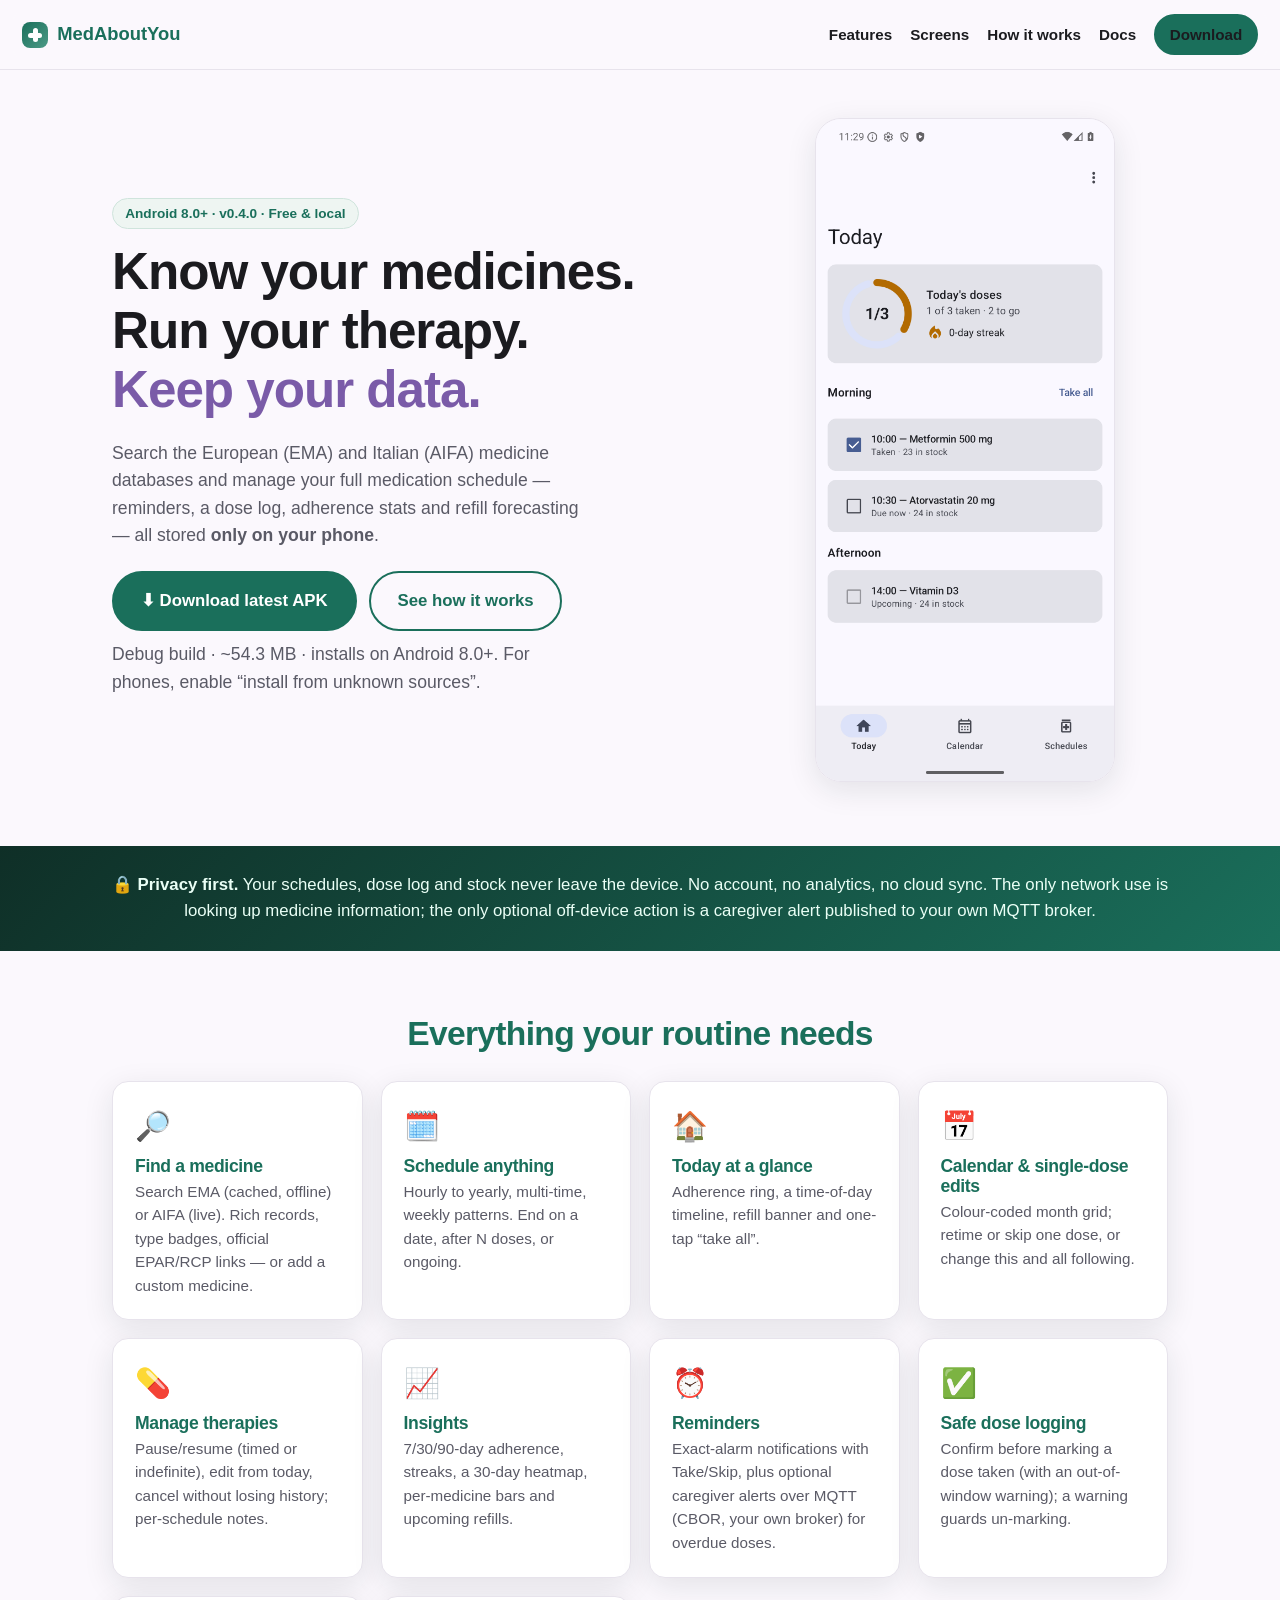
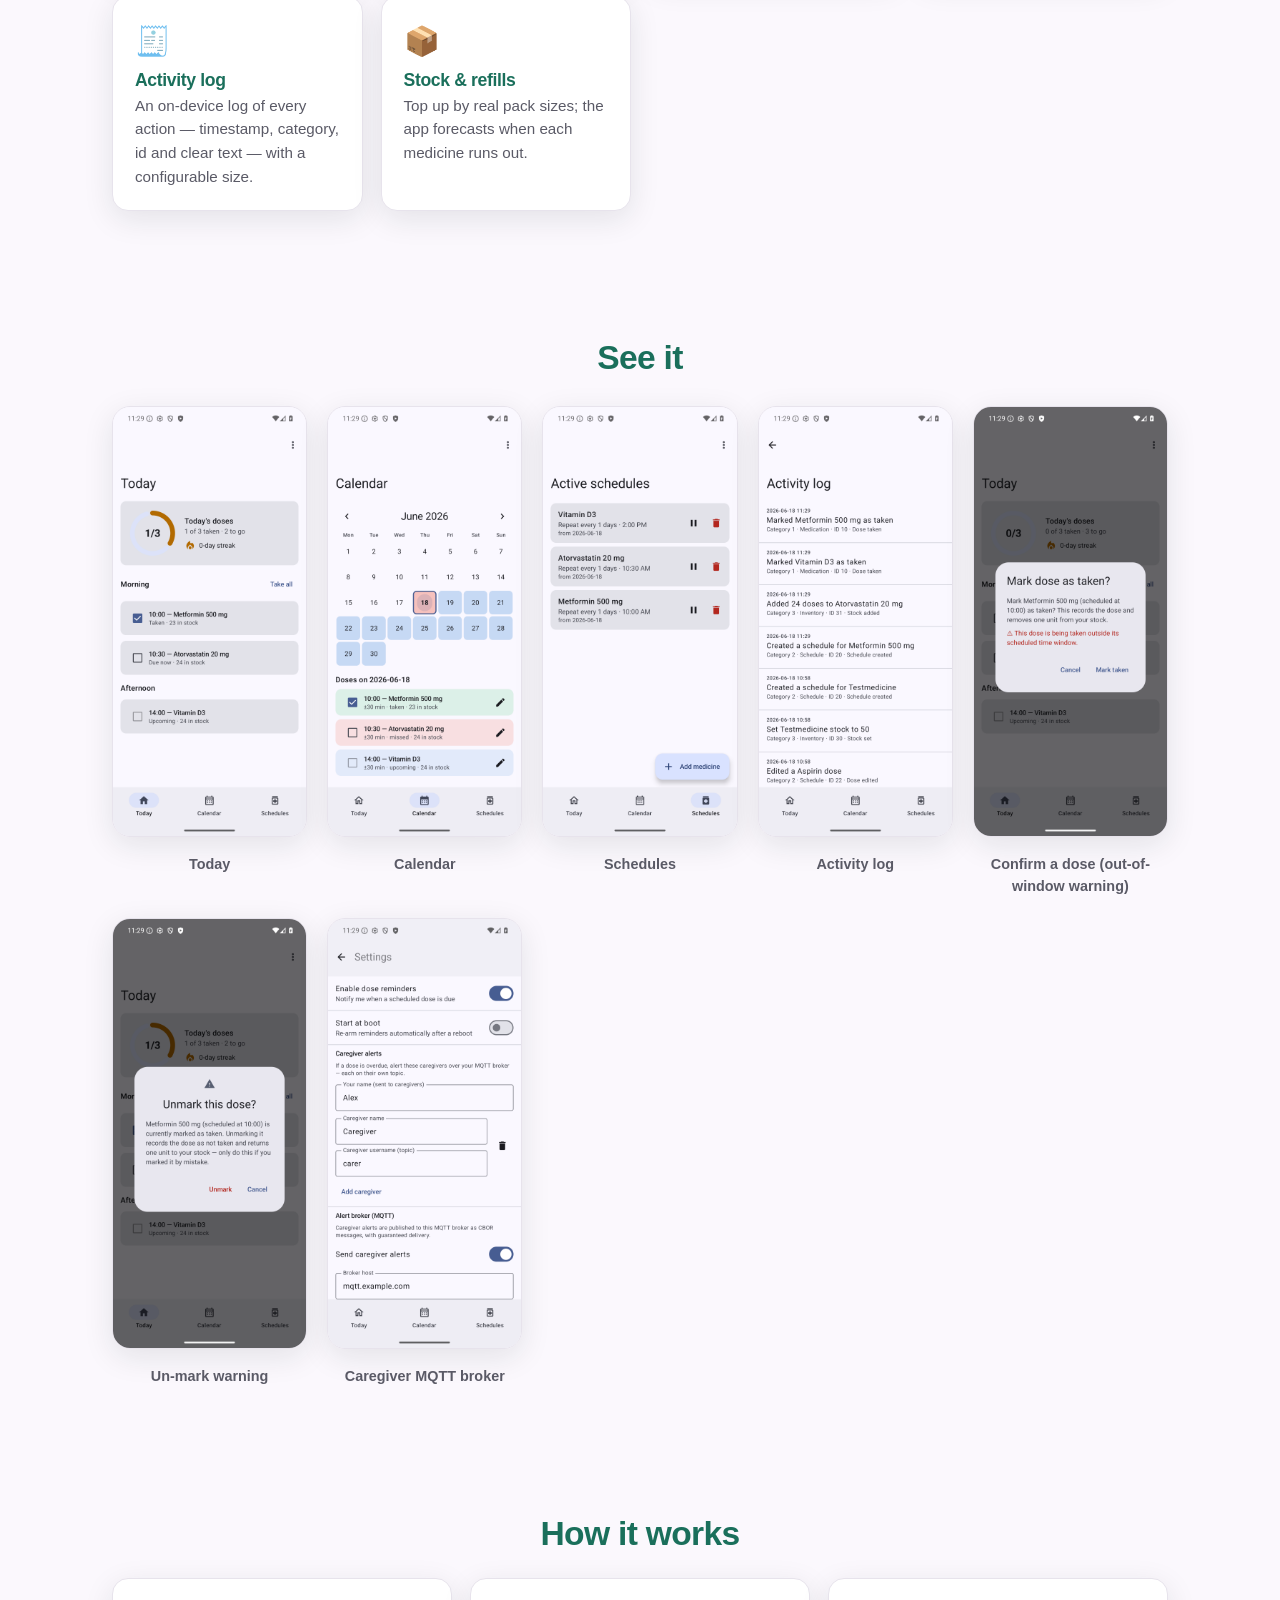
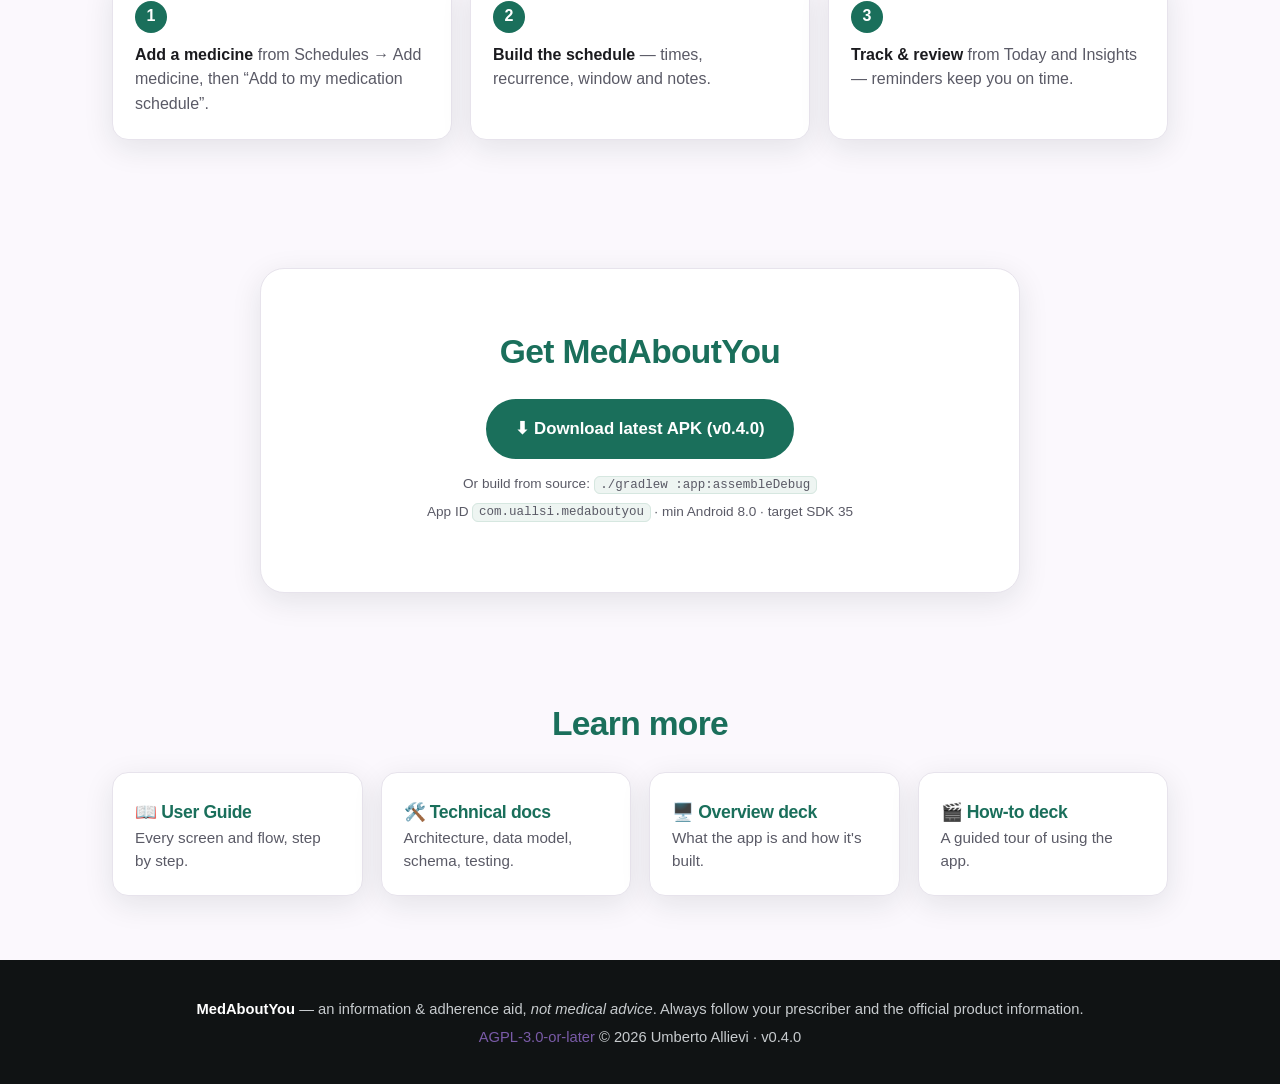
<file: website/index.html>
<!doctype html>
<html lang="en">
<head>
<meta charset="utf-8">
<meta name="viewport" content="width=device-width, initial-scale=1.0">
<title>MedAboutYou — private medication manager for Android</title>
<meta name="description" content="Search EMA & AIFA medicine databases and run your whole medication schedule — privately, on your device. Download the latest Android APK.">
<link rel="stylesheet" href="style.css">
<link rel="icon" href="data:image/svg+xml,%3Csvg xmlns='http://www.w3.org/2000/svg' viewBox='0 0 100 100'%3E%3Crect width='100' height='100' rx='22' fill='%231A6F5B'/%3E%3Crect x='28' y='44' width='44' height='16' rx='8' fill='white'/%3E%3Crect x='44' y='28' width='12' height='44' rx='6' fill='white'/%3E%3C/svg%3E">
</head>
<body>

<header class="nav">
  <a class="brand" href="#top"><span class="logo"></span> MedAboutYou</a>
  <nav>
    <a href="#features">Features</a>
    <a href="#screens">Screens</a>
    <a href="#how">How it works</a>
    <a href="#docs">Docs</a>
    <a class="btn btn-sm" href="#download">Download</a>
  </nav>
</header>

<section class="hero" id="top">
  <div class="hero-text">
    <span class="tag">Android 8.0+ · v<span data-version>0.4.0</span> · Free &amp; local</span>
    <h1>Know your medicines.<br>Run your therapy.<br><span class="accent">Keep your data.</span></h1>
    <p>Search the European (EMA) and Italian (AIFA) medicine databases and manage your
       full medication schedule — reminders, a dose log, adherence stats and refill
       forecasting — all stored <strong>only on your phone</strong>.</p>
    <div class="cta">
      <a class="btn btn-lg" id="download-top" href="downloads/MedAboutYou-latest.apk" download>⬇ Download latest APK</a>
      <a class="btn btn-lg btn-ghost" href="#how">See how it works</a>
    </div>
    <p class="fineprint">Debug build · <span data-apksize>~20 MB</span> · installs on Android 8.0+.
       For phones, enable “install from unknown sources”.</p>
  </div>
  <div class="hero-shot">
    <img src="images/today.png" alt="MedAboutYou Today screen">
  </div>
</section>

<section class="privacy">
  <p>🔒 <strong>Privacy first.</strong> Your schedules, dose log and stock never leave the device.
  No account, no analytics, no cloud sync. The only network use is looking up medicine
  information; the only optional off-device action is a caregiver alert published to your own MQTT broker.</p>
</section>

<section id="features" class="features">
  <h2>Everything your routine needs</h2>
  <div class="cards">
    <div class="card"><div class="ic">🔎</div><h3>Find a medicine</h3><p>Search EMA (cached, offline) or AIFA (live). Rich records, type badges, official EPAR/RCP links — or add a custom medicine.</p></div>
    <div class="card"><div class="ic">🗓️</div><h3>Schedule anything</h3><p>Hourly to yearly, multi-time, weekly patterns. End on a date, after N doses, or ongoing.</p></div>
    <div class="card"><div class="ic">🏠</div><h3>Today at a glance</h3><p>Adherence ring, a time-of-day timeline, refill banner and one-tap “take all”.</p></div>
    <div class="card"><div class="ic">📅</div><h3>Calendar &amp; single-dose edits</h3><p>Colour-coded month grid; retime or skip one dose, or change this and all following.</p></div>
    <div class="card"><div class="ic">💊</div><h3>Manage therapies</h3><p>Pause/resume (timed or indefinite), edit from today, cancel without losing history; per-schedule notes.</p></div>
    <div class="card"><div class="ic">📈</div><h3>Insights</h3><p>7/30/90-day adherence, streaks, a 30-day heatmap, per-medicine bars and upcoming refills.</p></div>
    <div class="card"><div class="ic">⏰</div><h3>Reminders</h3><p>Exact-alarm notifications with Take/Skip, plus optional caregiver alerts over MQTT (CBOR, your own broker) for overdue doses.</p></div>
    <div class="card"><div class="ic">✅</div><h3>Safe dose logging</h3><p>Confirm before marking a dose taken (with an out-of-window warning); a warning guards un-marking.</p></div>
    <div class="card"><div class="ic">🧾</div><h3>Activity log</h3><p>An on-device log of every action — timestamp, category, id and clear text — with a configurable size.</p></div>
    <div class="card"><div class="ic">📦</div><h3>Stock &amp; refills</h3><p>Top up by real pack sizes; the app forecasts when each medicine runs out.</p></div>
  </div>
</section>

<section id="screens" class="screens">
  <h2>See it</h2>
  <div class="gallery">
    <figure><img src="images/today.png" alt="Today"><figcaption>Today</figcaption></figure>
    <figure><img src="images/calendar.png" alt="Calendar"><figcaption>Calendar</figcaption></figure>
    <figure><img src="images/schedules.png" alt="Schedules"><figcaption>Schedules</figcaption></figure>
    <figure><img src="images/activity-log.png" alt="Activity log"><figcaption>Activity log</figcaption></figure>
    <figure><img src="images/confirm-take.png" alt="Confirm a dose"><figcaption>Confirm a dose (out-of-window warning)</figcaption></figure>
    <figure><img src="images/untake-warning.png" alt="Un-mark warning"><figcaption>Un-mark warning</figcaption></figure>
    <figure><img src="images/settings-mqtt.png" alt="Caregiver MQTT broker"><figcaption>Caregiver MQTT broker</figcaption></figure>
  </div>
</section>

<section id="how" class="how">
  <h2>How it works</h2>
  <ol class="steps">
    <li><span>1</span><p><strong>Add a medicine</strong> from Schedules → Add medicine, then “Add to my medication schedule”.</p></li>
    <li><span>2</span><p><strong>Build the schedule</strong> — times, recurrence, window and notes.</p></li>
    <li><span>3</span><p><strong>Track &amp; review</strong> from Today and Insights — reminders keep you on time.</p></li>
  </ol>
</section>

<section id="download" class="download">
  <h2>Get MedAboutYou</h2>
  <a class="btn btn-lg" href="downloads/MedAboutYou-latest.apk" download>⬇ Download latest APK (v<span data-version>0.4.0</span>)</a>
  <p class="fineprint">Or build from source:
    <code>./gradlew :app:assembleDebug</code></p>
  <p class="fineprint">App ID <code>com.uallsi.medaboutyou</code> · min Android 8.0 · target SDK 35</p>
</section>

<section id="docs" class="docs">
  <h2>Learn more</h2>
  <div class="cards">
    <a class="card link" href="../docs/USER_GUIDE.md"><h3>📖 User Guide</h3><p>Every screen and flow, step by step.</p></a>
    <a class="card link" href="../docs/TECHNICAL.md"><h3>🛠️ Technical docs</h3><p>Architecture, data model, schema, testing.</p></a>
    <a class="card link" href="../docs/presentation-overview.html"><h3>🖥️ Overview deck</h3><p>What the app is and how it's built.</p></a>
    <a class="card link" href="../docs/presentation-howto.html"><h3>🎬 How-to deck</h3><p>A guided tour of using the app.</p></a>
  </div>
</section>

<footer class="foot">
  <p><strong>MedAboutYou</strong> — an information &amp; adherence aid, <em>not medical advice</em>.
     Always follow your prescriber and the official product information.</p>
  <p><a href="https://www.gnu.org/licenses/agpl-3.0.html">AGPL-3.0-or-later</a> © 2026 Umberto Allievi · v<span data-version>0.4.0</span></p>
</footer>

<script>
  // Light progressive enhancement: reflect the published build's real size/date if
  // available (downloads/latest.json is written by update-apk.sh). Falls back to the
  // static values when opened from file:// where fetch may be blocked.
  fetch('downloads/latest.json').then(r => r.ok ? r.json() : Promise.reject())
    .then(info => {
      if (info.version) document.querySelectorAll('[data-version]').forEach(e => e.textContent = info.version);
      if (info.sizeMB)  document.querySelectorAll('[data-apksize]').forEach(e => e.textContent = '~' + info.sizeMB + ' MB');
      if (info.file) document.querySelectorAll('a[download]').forEach(a => a.setAttribute('href', 'downloads/' + info.file));
    })
    .catch(() => { /* keep static defaults */ });
</script>
</body>
</html>
</file>
<file: website/style.css>
:root{
  --brand:#1A6F5B; --brand-2:#4C9A86; --accent:#7A5BA8;
  --ink:#1b1b1f; --muted:#5a5a66; --bg:#fbf8fd; --card:#ffffff; --line:#e7e3ec;
  --radius:16px; --shadow:0 8px 30px rgba(20,40,35,.10);
  --maxw:1100px;
}
*{box-sizing:border-box}
html{scroll-behavior:smooth}
body{margin:0;font-family:-apple-system,"Segoe UI",Roboto,Helvetica,Arial,sans-serif;
  color:var(--ink);background:var(--bg);line-height:1.55}
h1,h2,h3{letter-spacing:-.02em;line-height:1.15;margin:0 0 .4em}
h2{font-size:clamp(1.5rem,3vw,2.1rem);text-align:center;color:var(--brand)}
p{margin:.4em 0}
a{color:var(--accent);text-decoration:none}
code{background:#eef5f2;border:1px solid #d6e7e0;border-radius:6px;padding:.1em .45em;font-size:.92em}
section{max-width:var(--maxw);margin:0 auto;padding:64px 22px}

/* nav */
.nav{position:sticky;top:0;z-index:10;display:flex;align-items:center;justify-content:space-between;
  padding:14px 22px;background:rgba(251,248,253,.85);backdrop-filter:blur(10px);border-bottom:1px solid var(--line)}
.brand{display:flex;align-items:center;gap:.5em;font-weight:800;color:var(--brand);font-size:1.15rem}
.logo{width:26px;height:26px;border-radius:8px;background:
  linear-gradient(135deg,var(--brand),var(--brand-2));position:relative;display:inline-block}
.logo::before,.logo::after{content:"";position:absolute;background:#fff;border-radius:3px}
.logo::before{left:6px;top:11px;width:14px;height:5px}
.logo::after{left:11px;top:6px;width:5px;height:14px}
.nav nav{display:flex;align-items:center;gap:18px}
.nav nav a{color:var(--ink);font-weight:600;font-size:.95rem}
.nav nav a:hover{color:var(--brand)}

/* buttons */
.btn{display:inline-block;background:var(--brand);color:#fff;border-radius:999px;
  padding:.7em 1.3em;font-weight:700;border:2px solid var(--brand);transition:.15s}
.btn:hover{background:#155b4b;border-color:#155b4b;transform:translateY(-1px)}
.btn-sm{padding:.45em .9em;font-size:.9rem}
.btn-lg{padding:.9em 1.6em;font-size:1.05rem}
.btn-ghost{background:transparent;color:var(--brand)}
.btn-ghost:hover{background:#eef5f2;color:var(--brand)}

/* hero */
.hero{display:grid;grid-template-columns:1.2fr .8fr;gap:40px;align-items:center;padding-top:48px}
.hero h1{font-size:clamp(2rem,5vw,3.2rem)}
.hero .accent{color:var(--accent)}
.hero p{font-size:1.1rem;color:var(--muted);max-width:48ch}
.tag{display:inline-block;background:#eef5f2;color:var(--brand);border:1px solid #cfe4dc;
  border-radius:999px;padding:.3em .9em;font-size:.85rem;font-weight:700;margin-bottom:14px}
.cta{display:flex;gap:12px;flex-wrap:wrap;margin:22px 0 10px}
.fineprint{font-size:.85rem;color:var(--muted)}
.hero-shot{display:flex;justify-content:center}
.hero-shot img{width:min(300px,80%);border-radius:26px;box-shadow:var(--shadow);border:1px solid var(--line)}

/* privacy strip */
.privacy{max-width:none;background:linear-gradient(135deg,#0f2f27,#1A6F5B);color:#eafff6;
  padding:26px 22px}
.privacy p{max-width:var(--maxw);margin:0 auto;text-align:center;font-size:1.05rem}

/* cards */
.cards{display:grid;grid-template-columns:repeat(auto-fit,minmax(230px,1fr));gap:18px;margin-top:28px}
.card{background:var(--card);border:1px solid var(--line);border-radius:var(--radius);
  padding:22px;box-shadow:var(--shadow)}
.card .ic{font-size:1.8rem}
.card h3{color:var(--brand);margin:.4em 0 .2em;font-size:1.1rem}
.card p{color:var(--muted);font-size:.95rem;margin:0}
.card.link{display:block;transition:.15s}
.card.link:hover{transform:translateY(-2px);border-color:var(--brand-2)}

/* screenshots */
.gallery{display:grid;grid-template-columns:repeat(auto-fit,minmax(180px,1fr));gap:20px;margin-top:28px}
.gallery figure{margin:0;text-align:center}
.gallery img{width:100%;max-width:240px;border-radius:18px;box-shadow:var(--shadow);border:1px solid var(--line)}
.gallery figcaption{margin-top:8px;color:var(--muted);font-weight:600;font-size:.9rem}

/* steps */
.steps{list-style:none;padding:0;display:grid;grid-template-columns:repeat(auto-fit,minmax(240px,1fr));gap:18px;margin-top:24px}
.steps li{background:var(--card);border:1px solid var(--line);border-radius:var(--radius);padding:22px;box-shadow:var(--shadow)}
.steps li span{display:inline-grid;place-items:center;width:2em;height:2em;border-radius:999px;
  background:var(--brand);color:#fff;font-weight:800;margin-bottom:10px}
.steps li p{margin:0;color:var(--muted)}
.steps li strong{color:var(--ink)}

/* download */
.download{text-align:center;background:var(--card);border:1px solid var(--line);
  border-radius:24px;box-shadow:var(--shadow);margin:48px auto;max-width:760px}
.download .btn{margin:14px 0 8px}

/* footer */
.foot{max-width:none;background:#101314;color:#c7cbce;text-align:center;padding:34px 22px}
.foot p{margin:.3em 0;font-size:.92rem}
.foot strong{color:#fff}

@media (max-width:760px){
  .hero{grid-template-columns:1fr;text-align:center}
  .hero p{margin-inline:auto}
  .cta{justify-content:center}
  .nav nav a:not(.btn){display:none}
}
</file>
